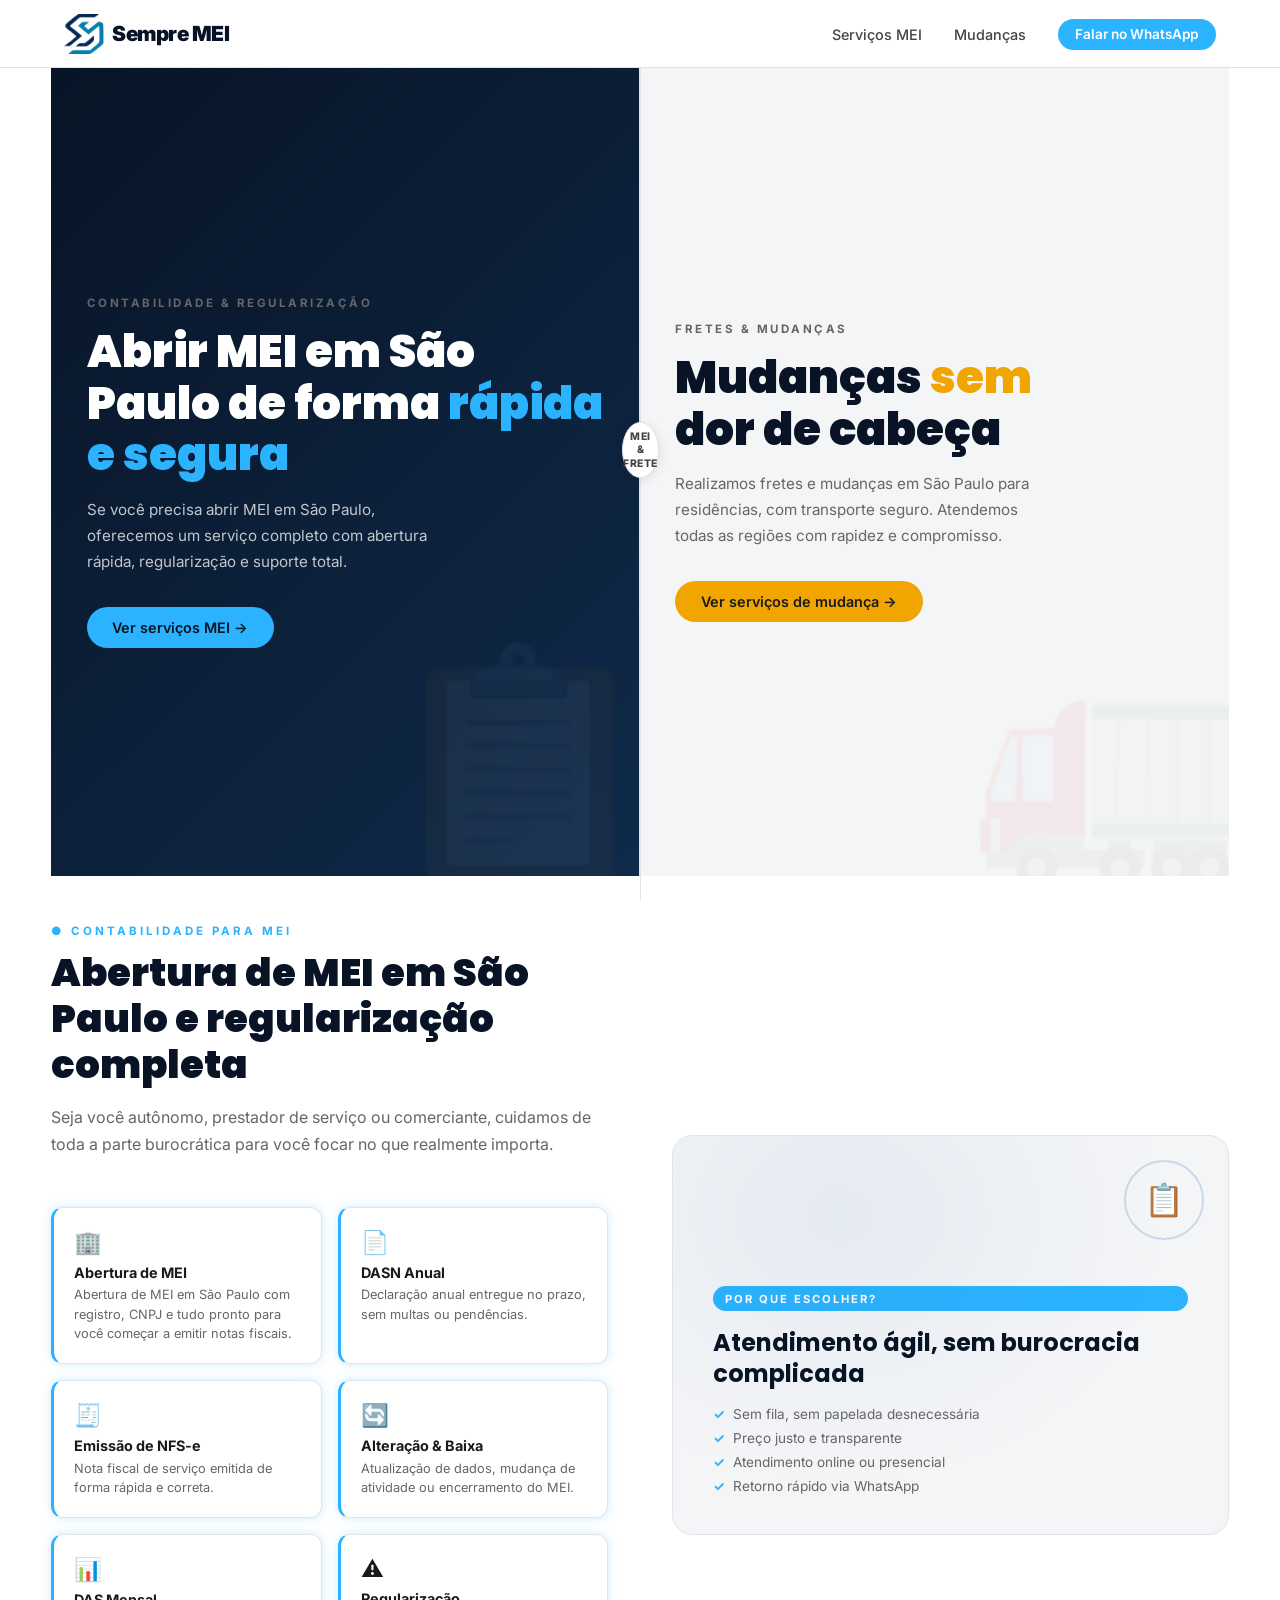
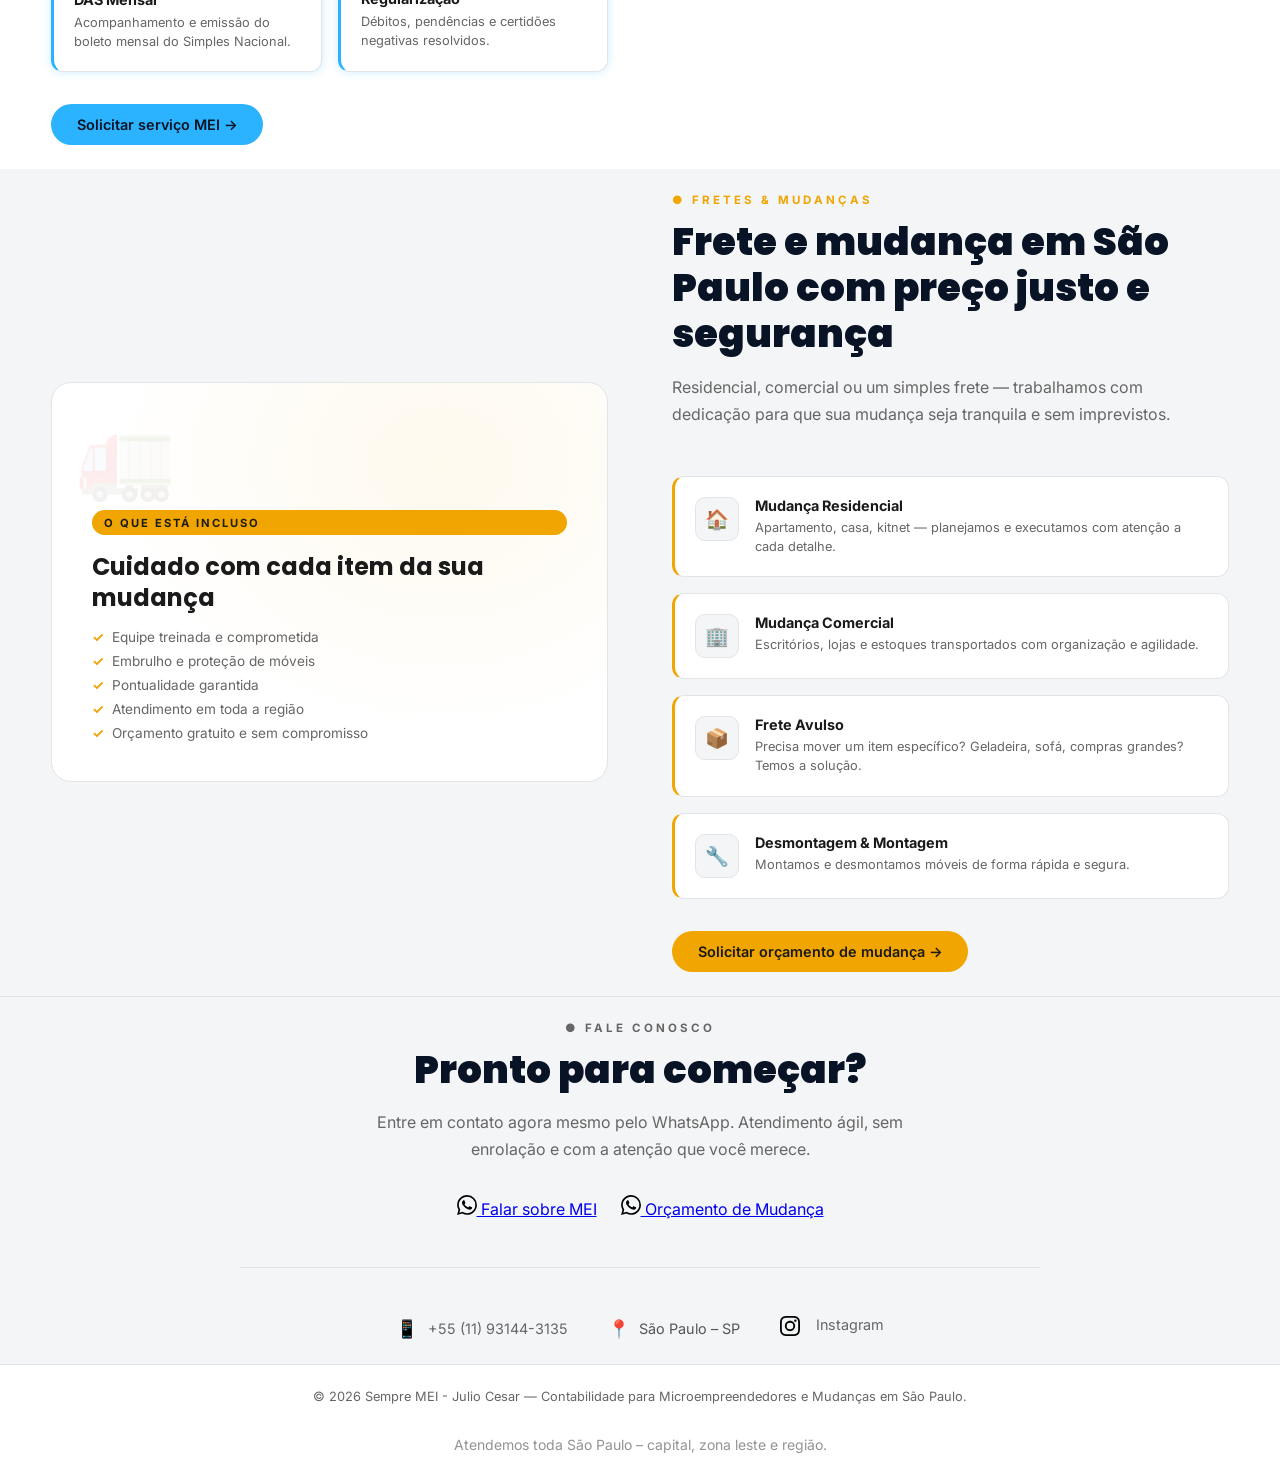
<file: index.html>
<!DOCTYPE html>
<html lang="pt-br">
    <head>
        <meta charset="UTF-8">
        <meta http-equiv="content-language" content="pt-BR">
        <meta name="viewport" content="width=device-width,initial-scale=1.0">
        <!--  -->
        <meta name="description" content="Abra seu MEI em São Paulo de forma rápida e sem burocracia. Também fazemos fretes e mudanças em toda SP com preço justo. Fale no WhatsApp!">
        <meta name="keywords" content="abrir MEI em São Paulo, abertura de MEI SP, contador MEI São Paulo, declaração MEI, frete São Paulo barato, mudança residencial SP, carreto São Paulo">
        <!--  -->
        <meta property="og:site_name" content="Sempre MEI">
        <meta property="og:title" content="Sempre MEI | Abertura de MEI em São Paulo & Fretes e Mudanças">
        <meta property="og:description" content="Especialista em abertura de MEI e serviços de fretes e mudanças em São Paulo. Atendimento ágil e seguro.">
        <meta property="og:url" content="https://davi-oliveria214.github.io/SempreMei/">
        <meta property="og:image" content="https://davi-oliveria214.github.io/SempreMei/img/banner.png">
        <meta property="og:type" content="website">
        <meta name="geo.region" content="BR-SP">
        <meta name="geo.placename" content="São Paulo">
        <!--  -->
        <meta name="robots" content="index, follow">
        <meta name="theme-color" content="#0f172a">
        <meta name="format-detection" content="telephone=yes">
        <!--  -->
        <meta name="author" content="Davi de Jesus">
        <!--  -->
        <title>Abrir MEI em São Paulo & Frete e Mudanças SP | Sempre MEI</title>
        <!--  -->
        <link
            rel="icon"
            type="image/png"
            href="https://davi-oliveria214.github.io/SempreMei/favicon.png"
            sizes="192x192"
        >
        <link rel="apple-touch-icon" href="https://davi-oliveria214.github.io/SempreMei/favicon.png">
        <link rel="shortcut icon" href="https://davi-oliveria214.github.io/SempreMei/favicon.png">
        <!--  -->
        <link rel="canonical" href="https://davi-oliveria214.github.io/SempreMei/">
        <!--  -->
        <link rel="preconnect" href="https://fonts.googleapis.com">
        <link rel="preconnect" href="https://fonts.gstatic.com" crossorigin>
        <link href="https://fonts.googleapis.com/css2?family=Inter:wght@300;400;500;600&family=Poppins:wght@500;600;700&display=swap" rel="stylesheet">
        <link rel="stylesheet" href="./css/style.css">
        <script src="./js/app.js" defer></script>
        <script type="application/ld+json">
            {
            "@context": "https://schema.org",
            "@type": "LocalBusiness",
            "name": "Sempre MEI",
            "image": "https://davi-oliveria214.github.io/SempreMei/favicon.png",
            "url": "https://davi-oliveria214.github.io/SempreMei/",
            "telephone": "+5511931443135",
            "address": {
                "@type": "PostalAddress",
                "addressLocality": "São Paulo",
                "addressRegion": "SP",
                "addressCountry": "BR"
            },
            "areaServed": "São Paulo",
            "sameAs": [
                "https://wa.me/5511931443135"
            ]
            }
        </script>
    </head>
    <body>
        <!-- ===== NAVBAR ===== -->
        <nav id="navbar">
            <a href="#" class="nav-logo">
                <img src="./favicon.png" alt="Sempre MEI - abertura de MEI em São Paulo">
                Sempre MEI
            </a>
            <div class="fundo">
                <ul class="nav-links">
                    <li>
                        <a href="#mei">Serviços MEI</a>
                    </li>
                    <li>
                        <a href="#mudancas">Mudanças</a>
                    </li>
                    <li>
                        <a href="#contato" class="nav-cta">Falar no WhatsApp</a>
                    </li>
                </ul>
            </div>
            <div class="nav-burger" id="burger">
                <span></span>
                <span></span>
                <span></span>
            </div>
        </nav>
        <!-- ===== HERO: SPLIT ===== -->
        <section class="hero" id="home">
            <div class="hero-mei" onclick="document.getElementById('mei').scrollIntoView({behavior:'smooth'})">
                <div class="hero-tag">Contabilidade & Regularização</div>
                <h1 class="hero-title">
                    Abrir MEI em São Paulo de forma
                    <em>rápida e segura</em>
                </h1>
                <p class="hero-desc">Se você precisa abrir MEI em São Paulo, oferecemos um serviço completo com abertura rápida, regularização e suporte total.</p>
                <a href="#mei" class="btn btn-mei">Ver serviços MEI →</a>
            </div>
            <div class="hero-divider">
                <div class="hero-divider-badge">
                    MEI
                    <br>
                    &amp;
                    <br>
                    FRETE
                </div>
            </div>
            <div class="hero-mud" onclick="document.getElementById('mudancas').scrollIntoView({behavior:'smooth'})">
                <div class="hero-tag">Fretes & Mudanças</div>
                <h2 class="hero-title">
                    Mudanças
                    <em>sem</em>
                    <br>
                    dor de cabeça
                </h2>
                <p class="hero-desc">Realizamos fretes e mudanças em São Paulo para residências, com transporte seguro. Atendemos todas as regiões com rapidez e compromisso.</p>
                <a href="#mudancas" class="btn btn-mud">Ver serviços de mudança →</a>
            </div>
        </section>
        <!-- ===== SEÇÃO MEI ===== -->
        <section id="mei">
            <div class="mei-grid">
                <div>
                    <div class="section-header reveal">
                        <p class="section-label mei-label">● Contabilidade para MEI</p>
                        <h2 class="section-title">
                            Abertura de MEI em São Paulo e regularização completa
                        </h2>
                        <p class="section-sub">Seja você autônomo, prestador de serviço ou comerciante, cuidamos de toda a parte burocrática para você focar no que realmente importa.</p>
                    </div>
                    <div class="mei-services">
                        <div class="mei-card reveal">
                            <div class="mei-card-icon">🏢</div>
                            <h5>Abertura de MEI</h5>
                            <p>Abertura de MEI em São Paulo com registro, CNPJ e tudo pronto para você começar a emitir notas fiscais.</p>
                        </div>
                        <div class="mei-card reveal">
                            <div class="mei-card-icon">📄</div>
                            <h5>DASN Anual</h5>
                            <p>Declaração anual entregue no prazo, sem multas ou pendências.</p>
                        </div>
                        <div class="mei-card reveal">
                            <div class="mei-card-icon">🧾</div>
                            <h5>Emissão de NFS-e</h5>
                            <p>Nota fiscal de serviço emitida de forma rápida e correta.</p>
                        </div>
                        <div class="mei-card reveal">
                            <div class="mei-card-icon">🔄</div>
                            <h5>Alteração & Baixa</h5>
                            <p>Atualização de dados, mudança de atividade ou encerramento do MEI.</p>
                        </div>
                        <div class="mei-card reveal">
                            <div class="mei-card-icon">📊</div>
                            <h5>DAS Mensal</h5>
                            <p>Acompanhamento e emissão do boleto mensal do Simples Nacional.</p>
                        </div>
                        <div class="mei-card reveal">
                            <div class="mei-card-icon">⚠️</div>
                            <h5>Regularização</h5>
                            <p>Débitos, pendências e certidões negativas resolvidos.</p>
                        </div>
                    </div>
                    <div style="margin-top:2rem;" class="reveal">
                        <a href="#contato" class="btn btn-mei">Solicitar serviço MEI →</a>
                    </div>
                </div>
                <div class="mei-visual reveal">
                    <div class="mei-visual-decoration">📋</div>
                    <div class="mei-visual-tag">Por que escolher?</div>
                    <h4>Atendimento ágil, sem burocracia complicada</h4>
                    <p class="mei-price-note">Sem fila, sem papelada desnecessária</p>
                    <p class="mei-price-note" style="margin-top:.5rem;">Preço justo e transparente</p>
                    <p class="mei-price-note" style="margin-top:.5rem;">Atendimento online ou presencial</p>
                    <p class="mei-price-note" style="margin-top:.5rem;">Retorno rápido via WhatsApp</p>
                </div>
            </div>
        </section>
        <!-- ===== SEÇÃO MUDANÇAS ===== -->
        <section id="mudancas">
            <div class="mud-grid">
                <div class="mud-visual reveal">
                    <div class="mud-visual-decoration">🚛</div>
                    <div class="mud-visual-tag">O que está incluso</div>
                    <h4>Cuidado com cada item da sua mudança</h4>
                    <ul class="mud-checklist">
                        <li>Equipe treinada e comprometida</li>
                        <li>Embrulho e proteção de móveis</li>
                        <li>Pontualidade garantida</li>
                        <li>Atendimento em toda a região</li>
                        <li>Orçamento gratuito e sem compromisso</li>
                    </ul>
                </div>
                <div>
                    <div class="section-header reveal">
                        <p class="section-label mud-label">● Fretes & Mudanças</p>
                        <h2 class="section-title">
                            Frete e mudança em São Paulo com preço justo e segurança
                        </h2>
                        <p class="section-sub">Residencial, comercial ou um simples frete — trabalhamos com dedicação para que sua mudança seja tranquila e sem imprevistos.</p>
                    </div>
                    <div class="mud-cards">
                        <div class="mud-card reveal">
                            <div class="mud-card-icon">🏠</div>
                            <div>
                                <h5>Mudança Residencial</h5>
                                <p>Apartamento, casa, kitnet — planejamos e executamos com atenção a cada detalhe.</p>
                            </div>
                        </div>
                        <div class="mud-card reveal">
                            <div class="mud-card-icon">🏢</div>
                            <div>
                                <h5>Mudança Comercial</h5>
                                <p>Escritórios, lojas e estoques transportados com organização e agilidade.</p>
                            </div>
                        </div>
                        <div class="mud-card reveal">
                            <div class="mud-card-icon">📦</div>
                            <div>
                                <h5>Frete Avulso</h5>
                                <p>Precisa mover um item específico? Geladeira, sofá, compras grandes? Temos a solução.</p>
                            </div>
                        </div>
                        <div class="mud-card reveal">
                            <div class="mud-card-icon">🔧</div>
                            <div>
                                <h5>Desmontagem & Montagem</h5>
                                <p>Montamos e desmontamos móveis de forma rápida e segura.</p>
                            </div>
                        </div>
                    </div>
                    <div style="margin-top:2rem;" class="reveal">
                        <a href="#contato" class="btn btn-mud">Solicitar orçamento de mudança →</a>
                    </div>
                </div>
            </div>
        </section>
        <!-- ===== CONTATO ===== -->
        <section id="contato">
            <div class="cta-box reveal">
                <p class="section-label">● Fale conosco</p>
                <h2 class="section-title">
                    Pronto para começar?
                </h2>
                <p class="section-sub" style="margin: 0 auto;">
                    Entre em contato agora mesmo pelo WhatsApp. Atendimento ágil, sem enrolação e com a atenção que você merece.
                </p>
                <div class="cta-buttons">
                    <a
                        href="https://wa.me/5511931443135?text=Olá!%20Gostaria%20de%20informações%20sobre%20abertura%20de%20MEI."
                        class="btn-wa"
                        target="_blank"
                        rel="noopener noreferrer"
                    >
                        <img src="./svg/whatsapp.svg" alt="Ícone do WhatsApp" style="width: 20px;">
                        Falar sobre MEI
                    </a>
                    <a
                        href="https://wa.me/5511931443135?text=Olá!%20Gostaria%20de%20fazer%20um%20orçamento%20para%20mudança."
                        class="btn-wa"
                        target="_blank"
                        rel="noopener noreferrer"
                    >
                        <img src="./svg/whatsapp.svg" alt="Ícone do WhatsApp" style="width: 20px;">
                        Orçamento de Mudança
                    </a>
                </div>
                <div class="contact-info">
                    <div class="contact-item">
                        <span class="contact-icon">📱</span>
                        <a href="tel:+5511931443135">+55 (11) 93144-3135</a>
                    </div>
                    <!-- <div class="contact-item">
                        <span class="contact-icon">📧</span>
                        <span>contato@exemplo.com.br</span>
                    </div> -->
                    <div class="contact-item">
                        <span class="contact-icon">📍</span>
                        <span>São Paulo – SP</span>
                    </div>
                    <div class="contact-item">
                        <a href="https://www.instagram.com/cesar_santosjs?igsh=N2tidTBrM2N4Y3M2" target="_blank" rel="noopener noreferrer">
                            <span class="contact-icon">
                                <img src="./svg/instagram.svg" alt="Instagram Sempre MEI" style="width: 20px;">
                            </span>
                            <span>Instagram</span>
                        </a>
                    </div>
                </div>
            </div>
        </section>
        <!-- ===== FOOTER ===== -->
        <footer>
            <p>
                © 2026
                <span>Sempre MEI - Julio Cesar</span>
                — Contabilidade para Microempreendedores e Mudanças em São Paulo.
            </p>
            <p style="text-align:center; font-size:14px; opacity:.7; margin-top:2rem;">
                <span>Atendemos toda São Paulo – capital, zona leste e região.</span>
            </p>
        </footer>
    </body>
</html>
</file>
<file: css/style.css>
*,
*::before,
*::after {
  margin: 0;
  padding: 0;
  box-sizing: border-box;
}

:root {
  /* === MEI (ajustado para o cartão real) === */
  --mei-dark: #081426;
  --mei-mid: #0F2A4A;
  --mei-accent: #2BB3FF;
  --mei-gold: #E6C068;

  /* === MUDANÇAS: cartão preto/branco — usamos o dourado do MEI como destaque === */
  --mud-dark: #1a1a1a;
  --mud-mid: #2c2c2c;
  --mud-accent: #F0A500;

  /* === Neutros === */
  --white: #ffffff;
  --gray-light: #F4F5F7;
  --gray-mid: #E2E4E8;
  --gray-text: #666666;

  /* === Utilitários === */
  --radius: 12px;
  --shadow-card: 0 2px 16px rgba(0, 0, 0, .07);
}

html {
  scroll-behavior: smooth;
}

body {
  font-family: 'Inter', sans-serif;
  background: var(--white);
  color: #1a1a1a;
  overflow-x: hidden;
}

.hero-title,
.section-title,
.mei-visual h4,
.mud-visual h4 {
  font-family: 'Poppins', sans-serif;
}

/* ===================== NAVBAR ===================== */
nav {
  position: fixed;
  top: 0;
  left: 0;
  right: 0;
  z-index: 100;
  display: flex;
  align-items: center;
  justify-content: space-between;
  padding: 0 5%;
  height: 68px;
  background: rgba(255, 255, 255, .96);
  backdrop-filter: blur(12px);
  border-bottom: 1px solid var(--gray-mid);
  transition: box-shadow .3s;
}

nav.scrolled {
  box-shadow: 0 2px 20px rgba(0, 0, 0, .08);
}

.nav-logo {
  font-size: 1.3rem;
  font-weight: 900;
  color: var(--mei-dark);
  letter-spacing: -.5px;
  text-decoration: none;
  display: flex;
  align-items: center;
  gap: .5rem;
}

.nav-logo>img {
  width: 2.5rem;
}

.nav-logo-mei {
  color: var(--mei-accent);
}

.nav-logo-amp {
  color: var(--gray-text);
  font-weight: 300;
  margin: 0 .15rem;
}

.nav-logo-mud {
  color: var(--mud-accent);
}

.nav-links.ativar {
  display: flex;
}

.nav-links {
  display: flex;
  gap: 2rem;
  list-style: none;
  align-items: center;
}

.nav-links a {
  text-decoration: none;
  color: #444;
  font-size: .9rem;
  font-weight: 500;
  transition: color .2s;
}

.nav-links a:hover {
  color: var(--mei-dark);
}

.nav-cta {
  background: var(--mei-accent);
  color: #fff !important;
  padding: .45rem 1.1rem;
  border-radius: 50px;
  font-weight: 600 !important;
  font-size: .85rem !important;
  transition: .2s;
}

.nav-cta:hover {
  background: var(--mei-mid) !important;
}

.nav-burger {
  display: none;
  cursor: pointer;
  flex-direction: column;
  gap: 5px;
}

.nav-burger span {
  display: block;
  width: 24px;
  height: 2px;
  background: #333;
  border-radius: 2px;
  transition: all .3s;
}

/* ===================== HERO ===================== */
.hero {
  min-height: 100vh;
  display: grid;
  grid-template-columns: 1fr 1fr;
  padding-top: 68px;
  position: relative;
  overflow: hidden;
}

.hero-mei,
.hero-mud {
  display: flex;
  flex-direction: column;
  justify-content: center;
  align-items: flex-start;
  padding: 5rem 6%;
  position: relative;
  overflow: hidden;
  cursor: pointer;
}

/* MEI: branco puro */
.hero-mei {
  background: linear-gradient(135deg, #081426, #0F2A4A);
  border-right: 1px solid var(--gray-mid);
}

/* Mudanças: cinza clarinho */
.hero-mud {
  background: var(--gray-light);
  color: #1a1a1a;
}

.hero-mei::before {
  content: '📋';
  position: absolute;
  right: -20px;
  bottom: -20px;
  font-size: 14rem;
  opacity: .05;
  pointer-events: none;
}

.hero-mud::before {
  content: '🚛';
  position: absolute;
  right: -20px;
  bottom: -20px;
  font-size: 14rem;
  opacity: .05;
  pointer-events: none;
}

.hero-tag {
  font-size: .72rem;
  font-weight: 700;
  letter-spacing: 2.5px;
  text-transform: uppercase;
  color: var(--gray-text);
  margin-bottom: 1rem;
}

.hero-title {

  font-size: clamp(2rem, 3.5vw, 3.2rem);
  font-weight: 900;
  line-height: 1.15;
  margin-bottom: 1rem;
  color: var(--mei-dark);
}

.hero-mei .hero-title em {
  color: var(--mei-accent);
  font-style: normal;
}

.hero-mud .hero-title em {
  color: var(--mud-accent);
  font-style: normal;
}

.hero-desc {
  font-size: .95rem;
  line-height: 1.7;
  color: var(--gray-text);
  max-width: 360px;
  margin-bottom: 2rem;
}

/* ===================== BOTÕES ===================== */
.btn {
  display: inline-flex;
  align-items: center;
  gap: .5rem;
  padding: .75rem 1.6rem;
  border-radius: 50px;
  font-weight: 600;
  font-size: .9rem;
  text-decoration: none;
  transition: all .25s;
  cursor: pointer;
  border: none;
  font-family: inherit;
}

/* MEI: azul médio do cartão */
.btn-mei {
  background: var(--mei-accent);
  color: #081426;
}

.btn-mei:hover {
  background: var(--mei-mid);
  transform: translateY(-2px);
  box-shadow: 0 8px 24px rgba(37, 99, 174, .3);
}

/* Mudanças: dourado do cartão MEI (destaque dos checkmarks) */
.btn-mud {
  background: var(--mud-accent);
  color: #1a1a1a;
}

.btn-mud:hover {
  background: #d4920a;
  transform: translateY(-2px);
  box-shadow: 0 8px 24px rgba(240, 165, 0, .35);
}

/* Divisor hero */
.hero-divider {
  position: absolute;
  left: 50%;
  top: 0;
  bottom: 0;
  width: 1px;
  background: var(--gray-mid);
  z-index: 2;
  display: flex;
  align-items: center;
  justify-content: center;
}

.hero-divider-badge {
  background: var(--white);
  color: #444;
  width: 56px;
  height: 56px;
  border-radius: 50%;
  display: flex;
  align-items: center;
  justify-content: center;
  font-size: .65rem;
  font-weight: 800;
  letter-spacing: .5px;
  text-align: center;
  line-height: 1.3;
  box-shadow: 0 2px 12px rgba(0, 0, 0, .10);
  border: 1px solid var(--gray-mid);
  z-index: 3;
}

/* ===================== TRUST STRIP ===================== */
.trust-strip {
  background: var(--white);
  padding: 2rem 5%;
  display: flex;
  justify-content: center;
  gap: 3rem;
  flex-wrap: wrap;
  border-top: 1px solid var(--gray-mid);
  border-bottom: 1px solid var(--gray-mid);
}

.trust-item {
  display: flex;
  align-items: center;
  gap: .75rem;
}

.trust-icon {
  font-size: 1.5rem;
}

.trust-text strong {
  display: block;
  font-size: 1.1rem;
  font-weight: 700;
  color: #1a1a1a;
}

.trust-text span {
  font-size: .8rem;
  color: var(--gray-text);
}

/* ===================== SEÇÕES — COMPARTILHADO ===================== */
section {
  padding: 1.5rem 4%;
}

.section-label {
  font-size: .72rem;
  font-weight: 700;
  letter-spacing: 3px;
  text-transform: uppercase;
  margin-bottom: .75rem;
  display: block;
}

.section-title {

  font-size: clamp(1.8rem, 3vw, 2.8rem);
  font-weight: 900;
  line-height: 1.2;
  margin-bottom: 1rem;
  color: var(--mei-dark);
}

.section-sub {
  font-size: 1rem;
  color: var(--gray-text);
  line-height: 1.7;
  max-width: 540px;
}

.section-header {
  margin-bottom: 3rem;
}

/* ===================== SEÇÃO MEI ===================== */
#mei {
  background: var(--white);
}

.mei-grid {
  display: grid;
  grid-template-columns: 1fr 1fr;
  gap: 4rem;
  align-items: center;
  max-width: 1200px;
  margin: 0 auto;
}

.mei-label {
  color: var(--mei-accent);
}

.mei-services {
  display: grid;
  grid-template-columns: 1fr 1fr;
  gap: 1rem;
  margin-top: 2rem;
}

.mei-card {
  background: var(--white);
  border: 1px solid var(--gray-mid);
  border-left: 3px solid var(--mei-accent);
  border-radius: var(--radius);
  padding: 1.25rem;
  box-shadow: 0 0 10px rgba(43, 179, 255, 0.25);
  transition: transform .2s, box-shadow .2s;
}

.mei-card:hover {
  transform: translateY(-3px);
  box-shadow: var(--shadow-card);
}

.mei-card-icon {
  font-size: 1.4rem;
  margin-bottom: .5rem;
}

.mei-card h5 {
  font-size: .9rem;
  font-weight: 700;
  color: #1a1a1a;
  margin-bottom: .3rem;
}

.mei-card p {
  font-size: .8rem;
  color: var(--gray-text);
  line-height: 1.5;
}

/* Painel lateral MEI */
.mei-visual {
  background: var(--gray-light);
  border: 1px solid var(--gray-mid);
  border-radius: 20px;
  padding: 2.5rem;
  color: #1a1a1a;
  position: relative;
  overflow: hidden;
  min-height: 400px;
  display: flex;
  flex-direction: column;
  justify-content: flex-end;
}

.mei-visual::before {
  content: '';
  position: absolute;
  top: 0;
  left: 0;
  right: 0;
  bottom: 0;
  background: radial-gradient(ellipse at 30% 20%, rgba(37, 99, 174, .07) 0%, transparent 60%);
  pointer-events: none;
}

.mei-visual-decoration {
  position: absolute;
  top: 1.5rem;
  right: 1.5rem;
  width: 80px;
  height: 80px;
  border: 2px solid rgba(37, 99, 174, .2);
  border-radius: 50%;
  display: flex;
  align-items: center;
  justify-content: center;
  font-size: 2rem;
}

.mei-visual-tag {
  display: inline-block;
  background: var(--mei-accent);
  color: #fff;
  font-size: .7rem;
  font-weight: 700;
  letter-spacing: 2px;
  text-transform: uppercase;
  padding: .35rem .75rem;
  border-radius: 50px;
  margin-bottom: 1rem;
}

.mei-visual h4 {

  font-size: 1.5rem;
  line-height: 1.3;
  margin-bottom: 1rem;
  color: var(--mei-dark);
  position: relative;
}

.mei-price-note {
  font-size: .85rem;
  color: var(--gray-text);
  position: relative;
  display: flex;
  align-items: center;
  gap: .5rem;
}

.mei-price-note+.mei-price-note {
  margin-top: .5rem;
}

.mei-price-note::before {
  content: '✓';
  color: var(--mei-accent);
  font-weight: 700;
}

/* ===================== SEÇÃO MUDANÇAS ===================== */
#mudancas {
  background: var(--gray-light);
}

.mud-grid {
  display: grid;
  grid-template-columns: 1fr 1fr;
  gap: 4rem;
  align-items: center;
  max-width: 1200px;
  margin: 0 auto;
}

.mud-label {
  color: var(--mud-accent);
}

.mud-cards {
  display: flex;
  flex-direction: column;
  gap: 1rem;
  margin-top: 2rem;
}

.mud-card {
  display: flex;
  align-items: flex-start;
  gap: 1rem;
  background: var(--white);
  border: 1px solid var(--gray-mid);
  border-left: 3px solid var(--mud-accent);
  border-radius: var(--radius);
  padding: 1.25rem;
  transition: transform .2s, box-shadow .2s;
}

.mud-card:hover {
  transform: translateY(-3px);
  box-shadow: var(--shadow-card);
}

.mud-card-icon {
  width: 44px;
  height: 44px;
  background: var(--gray-light);
  border: 1px solid var(--gray-mid);
  border-radius: 10px;
  display: flex;
  align-items: center;
  justify-content: center;
  font-size: 1.2rem;
  flex-shrink: 0;
}

.mud-card h5 {
  font-size: .9rem;
  font-weight: 700;
  color: #1a1a1a;
  margin-bottom: .25rem;
}

.mud-card p {
  font-size: .8rem;
  color: var(--gray-text);
  line-height: 1.5;
}

/* Painel lateral Mudanças */
.mud-visual {
  background: var(--white);
  border: 1px solid var(--gray-mid);
  border-radius: 20px;
  padding: 2.5rem;
  color: #1a1a1a;
  position: relative;
  overflow: hidden;
  min-height: 400px;
  display: flex;
  flex-direction: column;
  justify-content: flex-end;
}

.mud-visual::before {
  content: '';
  position: absolute;
  top: 0;
  left: 0;
  right: 0;
  bottom: 0;
  background: radial-gradient(ellipse at 70% 20%, rgba(240, 165, 0, .07) 0%, transparent 60%);
  pointer-events: none;
}

.mud-visual-decoration {
  position: absolute;
  top: 1.5rem;
  left: 1.5rem;
  font-size: 5rem;
  opacity: .07;
  pointer-events: none;
}

.mud-visual-tag {
  display: inline-block;
  background: var(--mud-accent);
  color: #1a1a1a;
  font-size: .7rem;
  font-weight: 700;
  letter-spacing: 2px;
  text-transform: uppercase;
  padding: .35rem .75rem;
  border-radius: 50px;
  margin-bottom: 1rem;
}

.mud-visual h4 {

  font-size: 1.5rem;
  line-height: 1.3;
  margin-bottom: 1rem;
  color: var(--mud-dark);
  position: relative;
}

.mud-checklist {
  list-style: none;
  display: flex;
  flex-direction: column;
  gap: .5rem;
  position: relative;
}

.mud-checklist li {
  font-size: .85rem;
  color: var(--gray-text);
  display: flex;
  align-items: center;
  gap: .5rem;
}

.mud-checklist li::before {
  content: '✓';
  color: var(--mud-accent);
  font-weight: 700;
}

/* ===================== CONTATO / CTA ===================== */
#contato {
  background: var(--gray-light);
  border-top: 1px solid var(--gray-mid);
  text-align: center;
}

#contato .section-label {
  color: var(--gray-text);
}

.cta-box {
  max-width: 800px;
  margin: 0 auto;
}

.cta-buttons {
  display: flex;
  gap: 1.5rem;
  justify-content: center;
  flex-wrap: wrap;
  margin-top: 2rem;
}

/* Botão WhatsApp MEI */
.btn-wa-mei {
  background: var(--mei-accent);
  color: #fff;
  display: inline-flex;
  align-items: center;
  gap: .6rem;
  padding: .85rem 2rem;
  border-radius: 50px;
  font-weight: 700;
  font-size: .95rem;
  text-decoration: none;
  transition: all .25s;
  box-shadow: 0 4px 20px rgba(37, 99, 174, .25);
}

.btn-wa-mei:hover {
  background: var(--mei-mid);
  transform: translateY(-2px);
  box-shadow: 0 8px 28px rgba(37, 99, 174, .35);
}

/* Botão WhatsApp Mudanças */
.btn-wa-mud {
  background: var(--mud-accent);
  color: #1a1a1a;
  display: inline-flex;
  align-items: center;
  gap: .6rem;
  padding: .85rem 2rem;
  border-radius: 50px;

  font-weight: 700;
  font-size: .95rem;
  text-decoration: none;
  transition: all .25s;
  box-shadow: 0 4px 20px rgba(240, 165, 0, .25);
}

.btn-wa-mud:hover {
  background: #d4920a;
  transform: translateY(-2px);
  box-shadow: 0 8px 28px rgba(240, 165, 0, .35);
}

.contact-info {
  display: flex;
  justify-content: center;
  gap: 2.5rem;
  flex-wrap: wrap;
  margin-top: 3rem;
  padding-top: 3rem;
  border-top: 1px solid var(--gray-mid);
}

.contact-item {
  display: flex;
  align-items: center;
  gap: .6rem;
  font-size: .9rem;
  color: #555;
}

.contact-item>a {
  display: flex;
  gap: 1rem;
  color: var(--gray-text);
  text-decoration: none;
}

.contact-icon {
  font-size: 1.1rem;
}

/* ===================== FOOTER ===================== */
footer {
  background: var(--white);
  border-top: 1px solid var(--gray-mid);
  text-align: center;
  padding: 1.5rem 5%;
  font-size: .8rem;
  color: var(--gray-text);
}

footer strong {
  color: #1a1a1a;
}

/* ===================== ANIMAÇÕES ===================== */
@keyframes fadeUp {
  from {
    opacity: 0;
    transform: translateY(30px);
  }

  to {
    opacity: 1;
    transform: translateY(0);
  }
}

.hero-mei>* {
  animation: fadeUp .7s both;
}

.hero-mei .hero-tag {
  animation-delay: .10s;
}

.hero-mei .hero-title {
  color: var(--white);
  animation-delay: .20s;
}

.hero-mei .hero-desc {
  color: rgba(255, 255, 255, 0.75);
  animation-delay: .30s;
}

.hero-mei .btn {
  animation-delay: .40s;
}

.hero-mud>* {
  animation: fadeUp .7s both;
}

.hero-mud .hero-tag {
  animation-delay: .20s;
}

.hero-mud .hero-title {
  animation-delay: .30s;
}

.hero-mud .hero-desc {
  animation-delay: .40s;
}

.hero-mud .btn {
  animation-delay: .50s;
}

/* Scroll reveal */
.reveal {
  opacity: 0;
  transform: translateY(28px);
  transition: opacity .6s ease, transform .6s ease;
}

.reveal.visible {
  opacity: 1;
  transform: none;
}

/* ===================== RESPONSIVO ===================== */
@media (max-width: 900px) {
  .fundo {
    position: fixed;
    top: 0;
    left: 0;
    width: 100%;
    height: 100vh;
    background: rgba(0, 0, 0, 0.6);
    opacity: 0;
    pointer-events: none;
    transition: opacity .3s ease;
    z-index: 90;
  }

  .fundo.ativar {
    opacity: 1;
    pointer-events: all;
  }

  .nav-links {
    position: fixed;
    top: 0;
    right: -100%;
    height: 100vh;
    background: #fff;
    flex-direction: column;
    align-items: flex-start;
    padding: 2rem;
    gap: 1.5rem;
    box-shadow: -10px 0 30px rgba(0, 0, 0, 0.1);
    transition: right 2.3s ease;
    z-index: 100;
  }

  .nav-links.ativar {
    right: 0;
  }

  .nav-burger {
    display: flex;
  }

  .hero {
    grid-template-columns: 1fr;
    min-height: auto;
  }

  .hero-mei,
  .hero-mud {
    padding: 4rem 7%;
    min-height: 55vw;
  }

  .hero-divider {
    display: none;
  }

  .mei-grid,
  .mud-grid {
    grid-template-columns: 1fr;
    gap: 2.5rem;
  }

  .mei-visual,
  .mud-visual {
    min-height: 280px;
  }

  .dep-grid {
    grid-template-columns: 1fr;
  }

  .trust-strip {
    gap: 1.5rem;
  }
}

@media (max-width: 600px) {
  .mei-services {
    grid-template-columns: 1fr;
  }

  .hero-mei,
  .hero-mud {
    min-height: 60vh;
  }

  .cta-buttons {
    flex-direction: column;
    align-items: center;
  }

  .contact-info {
    gap: 1rem;
    flex-direction: column;
    align-items: center;
  }
}
</file>
